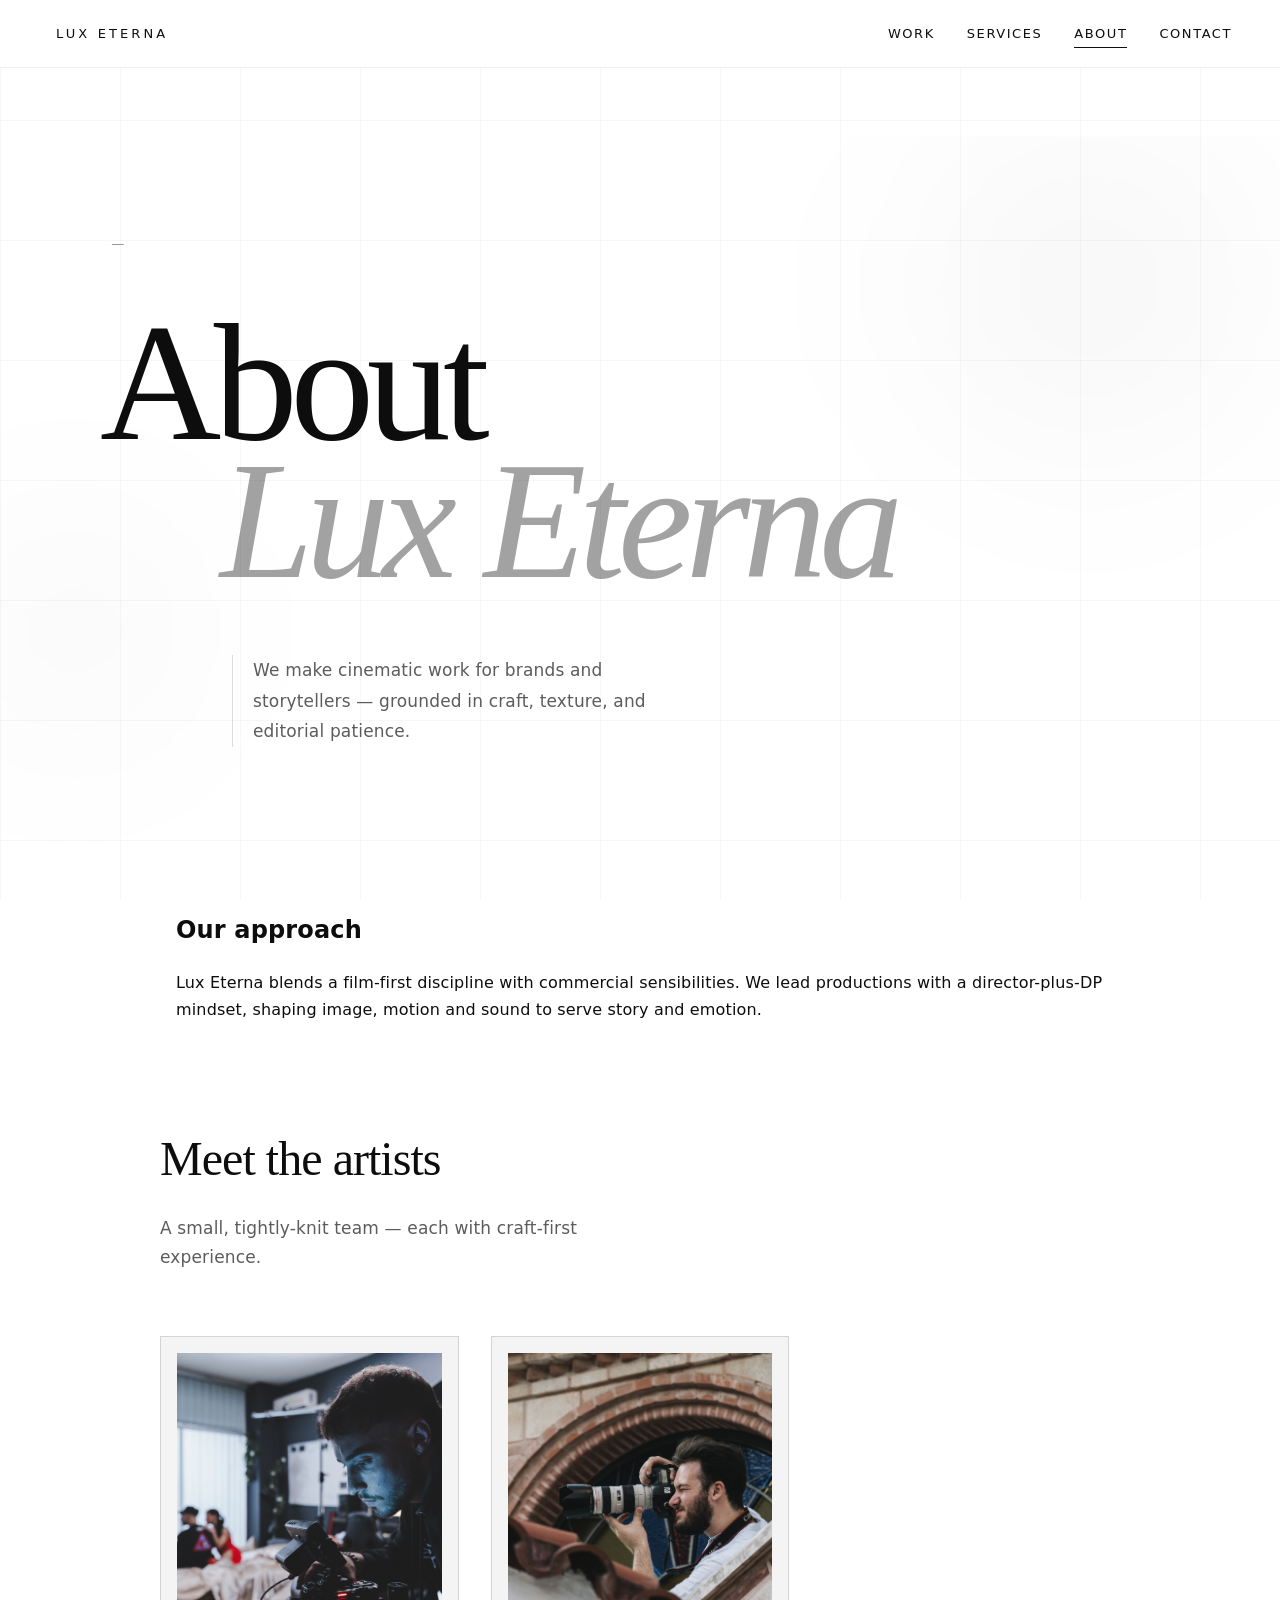
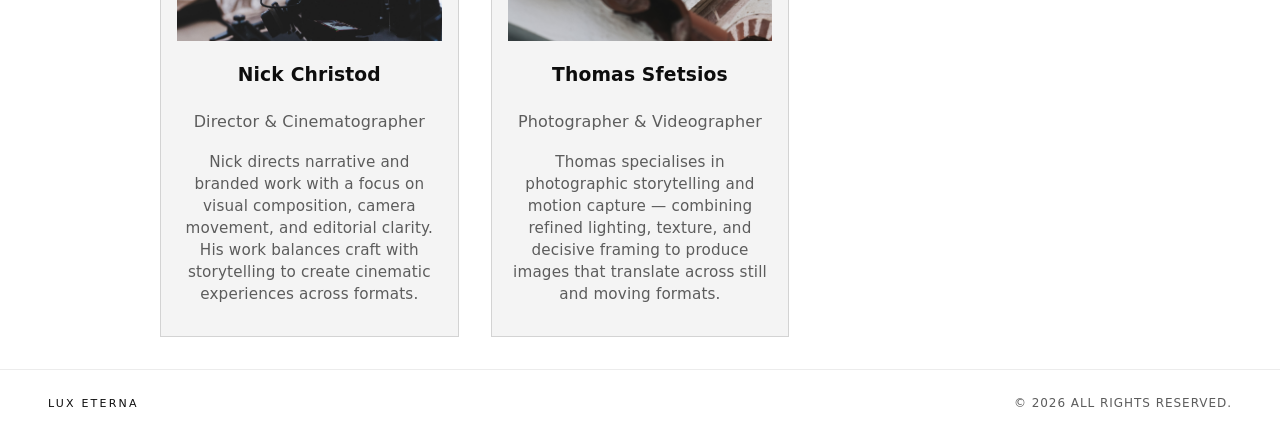
<file: about.html>
<!DOCTYPE html>
<html lang="en">
  <head>
    <meta charset="UTF-8" />
    <meta name="viewport" content="width=device-width, initial-scale=1.0" />
    <title>About — Lux Eterna</title>
    <link rel="stylesheet" href="styles.css" />
    <link rel="icon" href="./assets/favicon-LE.png" type="image/png" />
    <meta property="og:image" content="https://luxeternastudio.com/assets/og-share.png" />
  </head>
  <body class="page-about">
    <header class="site-header">
      <a href="index.html" class="logo">Lux Eterna</a>
      <nav class="nav" aria-label="Primary">
        <a href="index.html#work" data-i18n="work">Work</a>
        <a href="index.html#services" data-i18n="services">Services</a>
        <a href="about.html" aria-current="page" data-i18n="about">About</a>
        <a href="contact.html" data-i18n="contact">Contact</a>
      </nav>
      <button
        type="button"
        class="nav-toggle"
        aria-expanded="false"
        aria-controls="mobile-nav"
        aria-label="Open menu"
      >
        <span></span>
        <span></span>
      </button>
      
    </header>

    <div class="mobile-nav" id="mobile-nav" hidden>
      <a href="index.html#work" data-i18n="work">Work</a>
      <a href="index.html#services" data-i18n="services">Services</a>
      <a href="about.html" aria-current="page" data-i18n="about">About</a>
      <a href="contact.html" data-i18n="contact">Contact</a>
    </div>

    <main>
      <section class="hero">
        <div class="hero-bg" aria-hidden="true">
          <div class="hero-glow hero-glow--one"></div>
          <div class="hero-glow hero-glow--two"></div>
          <div class="hero-grid"></div>
        </div>
        <div class="hero-inner">
          <div class="hero-meta reveal">
            <span class="hero-index" aria-hidden="true">—</span>
          </div>
          <h1 class="hero-title reveal reveal-delay-1">
            <span class="hero-title-line" data-i18n="about">About</span>
            <span class="hero-title-line hero-title-accent">Lux Eterna</span>
          </h1>
          <p class="hero-lede reveal reveal-delay-2" data-i18n="about_lede">
            We make cinematic work for brands and storytellers — grounded in
            craft, texture, and editorial patience.
          </p>
        </div>
      </section>

      <section class="about-copy reveal">
        <div class="work-inner">
          <h2 data-i18n="our_approach">Our approach</h2>
          <p data-i18n="approach_para">
            Lux Eterna blends a film-first discipline with commercial
            sensibilities. We lead productions with a director-plus-DP mindset,
            shaping image, motion and sound to serve story and emotion.
          </p>
        </div>
      </section>

      <section class="meet-artists reveal" id="meet-artists" aria-labelledby="meet-artists-heading">
        <div class="work-inner">
          <header class="section-head">
            <h2 id="meet-artists-heading" data-i18n="meet_artists">Meet the artists</h2>
            <p class="section-sub" data-i18n="meet_artists_sub">A small, tightly-knit team — each with craft-first experience.</p>
          </header>

          <div class="artist-grid">
            <article class="artist-card">
              <img src="./images/artists/nick_christod_port.jpg" alt="Portrait — Nick Christod" />
              <h3>Nick Christod</h3>
              <p class="artist-role">Director &amp; Cinematographer</p>
              <p class="artist-bio">Nick directs narrative and branded work with a focus on visual composition, camera movement, and editorial clarity. His work balances craft with storytelling to create cinematic experiences across formats.</p>
            </article>

            <article class="artist-card">
              <img src="./images/artists/Thomas_Sfetsios.jpg" alt="Portrait — Thomas Sfetsios" />
              <h3>Thomas Sfetsios</h3>
              <p class="artist-role">Photographer &amp; Videographer</p>
              <p class="artist-bio">Thomas specialises in photographic storytelling and motion capture — combining refined lighting, texture, and decisive framing to produce images that translate across still and moving formats.</p>
            </article>
          </div>
        </div>
      </section>
    </main>

    <footer class="site-footer">
      <span class="footer-logo">Lux Eterna</span>
      <span class="footer-meta">© <span id="year"></span> All rights reserved.</span>
    </footer>

    <script src="script.js"></script>
  </body>
</html>
</file>
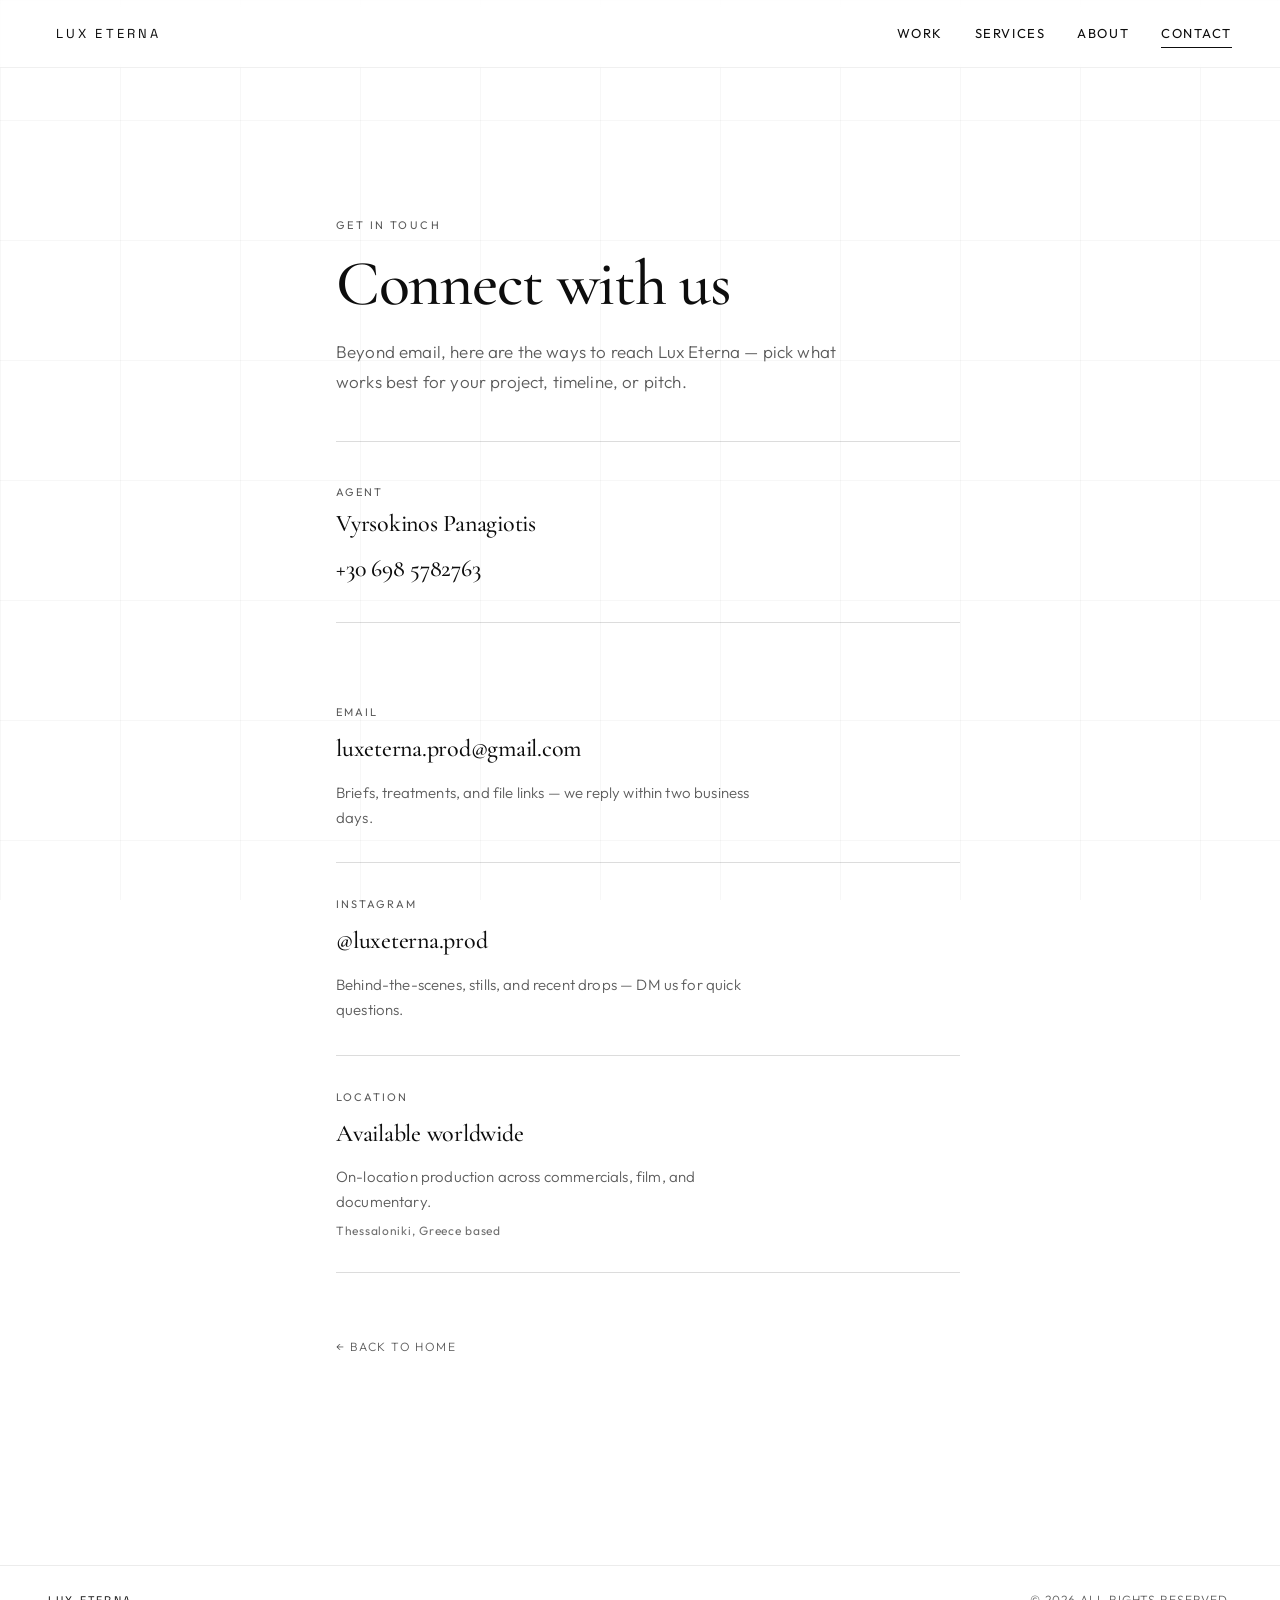
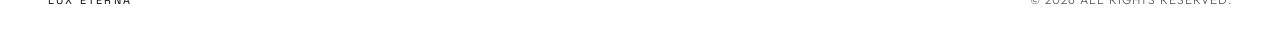
<file: contact.html>
<!DOCTYPE html>
<html lang="en">
  <head>
    <meta charset="UTF-8" />
    <meta name="viewport" content="width=device-width, initial-scale=1.0" />
    <title>Contact — Lux Eterna</title>
    <meta
      name="description"
      content="Reach Lux Eterna by email and social — start your next cinematic project."
    />
    <link rel="preconnect" href="https://fonts.googleapis.com" />
    <link rel="preconnect" href="https://fonts.gstatic.com" crossorigin />
    <link
      href="https://fonts.googleapis.com/css2?family=Cormorant+Garamond:ital,wght@0,400;0,500;0,600;1,400&family=Outfit:wght@300;400;500&family=Space+Grotesk:wght@300;400;500&display=swap"
      rel="stylesheet"
    />
    <link rel="stylesheet" href="styles.css" />
    <link rel="icon" href="./assets/favicon-LE.png" type="image/png" />
    <meta property="og:image" content="https://luxeternastudio.com/assets/og-share.png" />
  </head>
  <body class="page-contact">
    <header class="site-header">
      <a href="index.html" class="logo">Lux Eterna</a>
      <nav class="nav" aria-label="Primary">
        <a href="index.html#work" data-i18n="work">Work</a>
        <a href="index.html#services" data-i18n="services">Services</a>
        <a href="about.html" data-i18n="about">About</a>
        <a href="contact.html" aria-current="page" data-i18n="contact">Contact</a>
      </nav>
      <button
        type="button"
        class="nav-toggle"
        aria-expanded="false"
        aria-controls="mobile-nav"
        aria-label="Open menu"
      >
        <span></span>
        <span></span>
      </button>
      
    </header>

    <div class="mobile-nav" id="mobile-nav" hidden>
      <a href="index.html#work" data-i18n="work">Work</a>
      <a href="index.html#services" data-i18n="services">Services</a>
      <a href="about.html" data-i18n="about">About</a>
      <a href="contact.html" data-i18n="contact">Contact</a>
    </div>

    <main class="contact-page">
      <section class="hero contact-hero">
        <div class="hero-bg" aria-hidden="true">
          <div class="hero-glow hero-glow--one"></div>
          <div class="hero-glow hero-glow--two"></div>
          <div class="hero-grid"></div>
        </div>
        <div class="contact-page-inner hero-inner">
          <p class="contact-page-eyebrow reveal" data-i18n="get_in_touch">Get in touch</p>
          <h1 class="contact-page-title reveal reveal-delay-1" data-i18n="connect_with_us">Connect with us</h1>
          <p class="contact-page-lede reveal reveal-delay-2" data-i18n="contact_lede">
            Beyond email, here are the ways to reach Lux Eterna — pick what works
            best for your project, timeline, or pitch.
          </p>

        <section class="connect-agent reveal" aria-labelledby="agent-heading">
          <h2 id="agent-heading" class="connect-label">Agent</h2>
          <p class="connect-agent-name">Vyrsokinos Panagiotis</p>
          <a href="tel:+306985782763" class="connect-value">+30 698 5782763</a>
        </section>

        <ul class="connect-list">
          <li class="connect-item reveal">
            <span class="connect-label">Email</span>
            <a href="mailto:luxeterna.prod@gmail.com" class="connect-value"
              >luxeterna.prod@gmail.com</a
            >
            <p class="connect-note">
              Briefs, treatments, and file links — we reply within two business
              days.
            </p>
          </li>
          <li class="connect-item reveal">
            <span class="connect-label">Instagram</span>
            <a
              href="https://instagram.com/luxeterna.prod"
              class="connect-value"
              target="_blank"
              rel="noopener noreferrer"
              >@luxeterna.prod</a
            >
            <p class="connect-note">
              Behind-the-scenes, stills, and recent drops — DM us for quick
              questions.
            </p>
          </li>
          <li class="connect-item reveal">
            <span class="connect-label">Location</span>
            <span class="connect-value connect-value--text"
              >Available worldwide</span
            >
            <p class="connect-note">
              On-location production across commercials, film, and documentary.
            </p>
            <p class="connect-note connect-note--sub">
              Thessaloniki, Greece based
            </p>
          </li>
        </ul>

        <p class="contact-page-back reveal">
          <a href="index.html#contact">← Back to home</a>
        </p>
      </div>
    </main>

    <footer class="site-footer">
      <span class="footer-logo">Lux Eterna</span>
      <span class="footer-meta">© <span id="year"></span> All rights reserved.</span>
    </footer>

    <script src="script.js"></script>
  </body>
</html>
</file>
<file: styles.css>
body {
    background-color: #ffffff !important;
    margin: 0;
    padding: 0;
}

.bg-grid {
    position: fixed !important;
    top: 0 !important;
    left: 0 !important;
    width: 100vw !important;
    height: 100vh !important;
    z-index: -1 !important;
    pointer-events: none !important;
    background-size: 120px 120px !important;
    background-image: 
        linear-gradient(to right, rgba(0, 0, 0, 0.03) 1px, transparent 1px),
        linear-gradient(to bottom, rgba(0, 0, 0, 0.03) 1px, transparent 1px) !important;
    /* fade grid to fully transparent toward the corners */
    -webkit-mask-image: radial-gradient(ellipse at center, rgba(0,0,0,1) 55%, rgba(0,0,0,0) 100%) !important;
    mask-image: radial-gradient(ellipse at center, rgba(0,0,0,1) 55%, rgba(0,0,0,0) 100%) !important;
}

/* ensure main sections and headers sit above the grid */
header, main, section, .hero, .site-header, .site-footer {
  position: relative;
  z-index: 2;
}

/* Overwrite global HTML/body to force body-level grid background (authoritative) */
html, body {
    margin: 0;
    padding: 0;
    width: 100%;
    min-height: 100vh;
    background-color: #ffffff !important;
    background-image:
        linear-gradient(to right, rgba(0, 0, 0, 0.03) 1px, transparent 1px),
        linear-gradient(to bottom, rgba(0, 0, 0, 0.03) 1px, transparent 1px) !important;
    background-size: 120px 120px !important;
    background-attachment: fixed !important;
}

/* Ensure page containers are transparent so body grid remains visible */
header, main, section, .site-header, .site-footer, .hero, .work, .services, .contact, .work-inner, .work-stills, .marquee, .service-card, .work-stills-track, .work-stills-slide, .work-thumb, .service-grid {
  background: transparent !important;
  background-color: transparent !important;
}

/* (Removed) body::after overlay to avoid fading page content; grid fading is handled on .bg-grid */

/* Lux Eterna — minimal white showcase */

:root {
  --bg: #ffffff;
  --bg-subtle: #fafafa;
  --ink: #0d0d0d;
  --ink-muted: #5c5c5c;
  --line: rgba(13, 13, 13, 0.08);
  --line-strong: rgba(13, 13, 13, 0.14);
  --font-serif: "Cormorant Garamond", Georgia, serif;
  --font-sans: "Outfit", system-ui, sans-serif;
  --font-logo: "Space Grotesk", system-ui, sans-serif;
  --ease: cubic-bezier(0.22, 1, 0.36, 1);
  --header-h: 4.25rem;
}

*,
*::before,
*::after {
  box-sizing: border-box;
}

html {
  scroll-behavior: smooth;
}

body {
  margin: 0;
  min-height: 100vh;
  background: var(--bg);
  color: var(--ink);
  font-family: var(--font-sans);
  font-weight: 300;
  font-size: 1rem;
  line-height: 1.65;
  letter-spacing: 0.01em;
  -webkit-font-smoothing: antialiased;
}

a {
  color: inherit;
  text-decoration: none;
}

a:hover {
  opacity: 0.72;
}

img {
  max-width: 100%;
  height: auto;
  display: block;
}

/* Header */

.site-header {
  position: fixed;
  top: 0;
  left: 0;
  right: 0;
  z-index: 100;
  display: flex;
  align-items: center;
  justify-content: space-between;
  height: var(--header-h);
  padding: 0 clamp(1.25rem, 4vw, 3rem);
  background: rgba(255, 255, 255, 0.72);
  backdrop-filter: blur(12px);
  -webkit-backdrop-filter: blur(12px);
  border-bottom: 1px solid transparent;
  transition: border-color 0.35s var(--ease);
}

.site-header.is-scrolled {
  border-bottom-color: var(--line);
}

.logo {
  font-family: var(--font-logo);
  font-size: 0.8125rem;
  font-weight: 400;
  letter-spacing: 0.24em;
  text-transform: uppercase;
}

.nav {
  display: flex;
  gap: 2rem;
  font-size: 0.8125rem;
  font-weight: 400;
  letter-spacing: 0.12em;
  text-transform: uppercase;
}

.nav a {
  position: relative;
}

.nav a::after {
  content: "";
  position: absolute;
  left: 0;
  bottom: -0.25rem;
  width: 100%;
  height: 1px;
  background: var(--ink);
  transform: scaleX(0);
  transform-origin: right;
  transition: transform 0.45s var(--ease);
}

.nav a:hover::after {
  transform: scaleX(1);
  transform-origin: left;
}

.nav-toggle {
  display: none;
  flex-direction: column;
  justify-content: center;
  gap: 6px;
  width: 2.5rem;
  height: 2.5rem;
  padding: 0;
  border: none;
  background: transparent;
  cursor: pointer;
}

/* language toggle styles removed */

.nav-toggle span {
  display: block;
  height: 1px;
  width: 100%;
  background: var(--ink);
  transition: transform 0.35s var(--ease), opacity 0.25s;
}

.nav-toggle[aria-expanded="true"] span:first-child {
  transform: translateY(3.5px) rotate(45deg);
}

.nav-toggle[aria-expanded="true"] span:last-child {
  transform: translateY(-3.5px) rotate(-45deg);
}

.mobile-nav {
  position: fixed;
  top: var(--header-h);
  left: 0;
  right: 0;
  z-index: 99;
  display: flex;
  flex-direction: column;
  gap: 0;
  padding: 1.5rem clamp(1.25rem, 4vw, 3rem) 2rem;
  background: var(--bg);
  border-bottom: 1px solid var(--line);
  font-size: 0.8125rem;
  font-weight: 400;
  letter-spacing: 0.14em;
  text-transform: uppercase;
}

.mobile-nav[hidden] {
  display: none;
}

.mobile-nav:not([hidden]) {
  display: flex;
}

.mobile-nav a {
  padding: 1rem 0;
  border-bottom: 1px solid var(--line);
}

.mobile-nav a:last-child {
  border-bottom: none;
}

@media (max-width: 720px) {
  .nav {
    display: none;
  }

  .nav-toggle {
    display: flex;
  }
}

/* Hero */

main {
  padding-top: var(--header-h);
}

.hero {
  position: relative;
  min-height: calc(100vh - var(--header-h));
  display: flex;
  align-items: center;
  overflow: hidden;
  padding: clamp(3rem, 8vw, 5rem) clamp(1.25rem, 4vw, 3rem)
    clamp(5rem, 12vw, 7rem);
}

.hero-inner {
  position: relative;
}

.hero-strapline {
  position: absolute;
  right: clamp(1rem, 4vw, 3rem);
  top: clamp(2.25rem, 6vw, 3rem);
  color: var(--ink-muted);
  font-weight: 800;
  font-style: italic;
  font-family: var(--font-serif);
  font-size: clamp(1.75rem, 6.5vw, 3.25rem);
  line-height: 1;
  opacity: 0.95;
  text-align: right;
  letter-spacing: -0.02em;
  text-transform: none;
  -webkit-font-smoothing: antialiased;
}

@media (max-width: 880px) {
  .hero-strapline {
    position: static;
    margin-top: 0.5rem;
    text-align: left;
    font-size: clamp(1rem, 2.6vw, 1.25rem);
    font-style: italic;
    font-weight: 700;
  }
}

/* Hero subtitle (second title) that matches hero title design */
.hero-subtitle {
  position: absolute;
  right: clamp(1.25rem, 4vw, 3rem);
  top: clamp(2.5rem, 6vw, 3.25rem);
  text-align: right;
  display: block;
  z-index: 2;
  padding-left: 0;
}

.hero-sub-line {
  display: block;
  font-family: var(--font-serif);
  font-weight: 400;
  line-height: 0.88;
  letter-spacing: -0.03em;
}

.hero-subtitle .hero-sub-line {
  font-size: clamp(1.6rem, 5.2vw, 3.5rem);
}

.hero-sub-accent {
  margin-top: -0.06em;
  font-style: italic;
  color: var(--ink);
  opacity: 0.48;
  font-weight: 400;
}

@media (max-width: 880px) {
  .hero-subtitle {
    position: static;
    margin-top: 0.5rem;
    text-align: left;
  }
  .hero-subtitle .hero-sub-line {
    font-size: clamp(1rem, 3.5vw, 1.6rem);
  }
}

.hero-bg {
  position: absolute;
  inset: 0;
  pointer-events: none;
  z-index: 0;
}

.hero-glow {
  position: absolute;
  border-radius: 50%;
  filter: blur(80px);
}

/* Subtle film-like background: soft light leaks, vignette and fine texture */
.hero-bg::before {
  content: "";
  position: absolute;
  inset: 0;
  z-index: 0;
  pointer-events: none;
  background-image:
    radial-gradient(circle at 12% 22%, rgba(255,195,110,0.06) 0%, rgba(255,195,110,0.02) 8%, transparent 28%),
    radial-gradient(circle at 86% 78%, rgba(140,180,255,0.035) 0%, rgba(140,180,255,0.01) 10%, transparent 30%),
    linear-gradient(180deg, rgba(255,255,255,0.02), rgba(0,0,0,0.02));
  mix-blend-mode: overlay;
  filter: saturate(1.05) blur(1px);
  opacity: 0.95;
}

.hero-bg::after {
  content: "";
  position: absolute;
  inset: 0;
  z-index: 1;
  pointer-events: none;
  /* very fine film grain / scanlines texture */
  background-image:
    repeating-linear-gradient(0deg, rgba(0,0,0,0) 0 2px, rgba(0,0,0,0.02) 2px 3px),
    repeating-linear-gradient(90deg, rgba(255,255,255,0) 0 14px, rgba(255,255,255,0.012) 14px 15px);
  mix-blend-mode: soft-light;
  opacity: 0.14;
}

/* Vignette to draw attention toward the center */
.hero-inner::before {
  content: "";
  position: absolute;
  inset: 0;
  z-index: 0;
  pointer-events: none;
  background: radial-gradient(60% 60% at 50% 48%, transparent 0%, transparent 50%, rgba(0,0,0,0.18) 100%);
  mix-blend-mode: multiply;
  opacity: 0.9;
}

.hero-glow--one {
  top: -15%;
  right: -5%;
  width: min(55vw, 32rem);
  height: min(55vw, 32rem);
  background: radial-gradient(
    circle,
    rgba(13, 13, 13, 0.04) 0%,
    transparent 70%
  );
}

.hero-glow--two {
  bottom: 5%;
  left: -8%;
  width: min(40vw, 22rem);
  height: min(40vw, 22rem);
  background: radial-gradient(
    circle,
    rgba(13, 13, 13, 0.03) 0%,
    transparent 72%
  );
}

.hero-grid {
  position: absolute;
  inset: 0;
  /* increased visibility per request (15% more) */
  opacity: 0.67;
  background-image: linear-gradient(var(--line) 1px, transparent 1px),
    linear-gradient(90deg, var(--line) 1px, transparent 1px);
  background-size: clamp(4rem, 8vw, 6rem) clamp(4rem, 8vw, 6rem);
  mask-image: radial-gradient(
    ellipse 85% 70% at 30% 45%,
    black 0%,
    transparent 75%
  );
  -webkit-mask-image: radial-gradient(
    ellipse 85% 70% at 30% 45%,
    black 0%,
    transparent 75%
  );
}

/* More visible grid variant for pages/sections that need it */
.hero-grid--visible {
  opacity: 0.72;
  mask-image: none;
  -webkit-mask-image: none;
}

/* Contact/About specific hero grid adjustments
   For the contact "Let's create" section we want a more subtle grid with
   faded edges outward so it gently frames the content. */
.contact-hero .hero-grid {
  /* slightly reduced opacity for subtlety */
  opacity: 0.60;
  /* fade edges outward using radial mask */
  mask-image: radial-gradient(ellipse at center, rgba(0,0,0,1) 0%, rgba(0,0,0,0.85) 50%, rgba(0,0,0,0.35) 72%, transparent 100%);
  -webkit-mask-image: radial-gradient(ellipse at center, rgba(0,0,0,1) 0%, rgba(0,0,0,0.85) 50%, rgba(0,0,0,0.35) 72%, transparent 100%);
  background-size: calc(clamp(4rem, 8vw, 6rem) * 1.1) calc(clamp(4rem, 8vw, 6rem) * 1.1);
}

/* Keep the contact hero grid visually still while content scrolls independently */
.contact-hero .hero-bg {
  /* Temporarily disable the fixed grey hero-bg overlay that was obscuring content */
  display: none !important;
  background: transparent !important;
  position: static !important;
  pointer-events: none !important;
}
.contact-hero .hero-inner {
  position: relative;
  z-index: 2;
}

@media (max-width: 880px) {
  .contact-hero .hero-bg {
    position: absolute;
    top: 0;
    height: auto;
  }
}

.page-about .hero-grid {
  /* keep about page slightly stronger but still softly faded */
  opacity: 0.62;
  mask-image: radial-gradient(ellipse at center, rgba(0,0,0,1) 0%, rgba(0,0,0,0.9) 48%, rgba(0,0,0,0.45) 74%, transparent 100%);
  -webkit-mask-image: radial-gradient(ellipse at center, rgba(0,0,0,1) 0%, rgba(0,0,0,0.9) 48%, rgba(0,0,0,0.45) 74%, transparent 100%);
}

.hero-inner {
  position: relative;
  z-index: 1;
  width: 100%;
  max-width: 72rem;
  margin: 0 auto;
  padding-left: clamp(0rem, 2vw, 1rem);
}

.hero-inner::before {
  content: "";
  position: absolute;
  left: 0;
  top: 0.25rem;
  bottom: clamp(6rem, 18vh, 10rem);
  width: 1px;
  background: linear-gradient(
    180deg,
    transparent 0%,
    var(--line-strong) 18%,
    var(--line-strong) 82%,
    transparent 100%
  );
}

.hero-meta {
  display: flex;
  align-items: center;
  gap: 1rem;
  margin: 0 0 clamp(1.75rem, 4vw, 2.5rem);
  padding-left: clamp(1.25rem, 3vw, 2rem);
}

.hero-index {
  font-family: var(--font-serif);
  font-size: 0.8125rem;
  font-style: italic;
  font-weight: 400;
  color: var(--ink-muted);
  letter-spacing: 0.02em;
}

.hero-eyebrow-line {
  flex-shrink: 0;
  width: clamp(2rem, 5vw, 3.5rem);
  height: 1px;
  background: var(--line-strong);
}

.hero-eyebrow {
  margin: 0;
  font-size: 0.6875rem;
  font-weight: 400;
  letter-spacing: 0.24em;
  text-transform: uppercase;
  color: var(--ink-muted);
}

.hero-title {
  margin: 0;
  padding-left: clamp(1.25rem, 3vw, 2rem);
  font-family: var(--font-serif);
  font-weight: 400;
  font-size: clamp(4rem, 14.5vw, 10.5rem);
  line-height: 0.88;
  letter-spacing: -0.045em;
}

.hero-title-line {
  display: block;
}

.hero-title-line:first-child {
  position: relative;
  z-index: 1;
}

.hero-title-accent {
  margin-top: -0.06em;
  margin-left: clamp(2.5rem, 11vw, 7.5rem);
  font-style: italic;
  font-weight: 400;
  color: var(--ink);
  opacity: 0.38;
}

.hero-tagline {
  display: flex;
  flex-wrap: wrap;
  align-items: center;
  gap: 0.65rem;
  margin: clamp(1.25rem, 3vw, 1.75rem) 0 0;
  padding-left: clamp(3.75rem, 14vw, 9.5rem);
  font-size: 0.625rem;
  font-weight: 400;
  letter-spacing: 0.32em;
  text-transform: uppercase;
  color: var(--ink-muted);
}

.hero-tagline-dot {
  opacity: 0.35;
  letter-spacing: 0;
}

.hero-lede {
  max-width: 26rem;
  margin: clamp(2rem, 4vw, 2.75rem) 0 0;
  margin-left: clamp(3.75rem, 14vw, 9.5rem);
  padding-left: 1.25rem;
  border-left: 1px solid var(--line-strong);
  font-size: 1.0625rem;
  line-height: 1.8;
  color: var(--ink-muted);
  font-weight: 300;
}

.hero-actions {
  display: flex;
  flex-wrap: wrap;
  gap: 0.875rem;
  margin-top: clamp(2.25rem, 4vw, 3rem);
  margin-left: clamp(3.75rem, 14vw, 9.5rem);
  padding-left: 1.25rem;
}

.hero-scroll {
  position: absolute;
  right: 0;
  bottom: clamp(1.5rem, 4vw, 2.5rem);
  display: flex;
  flex-direction: column;
  align-items: center;
  gap: 0.75rem;
  color: var(--ink-muted);
  transition: color 0.35s var(--ease);
}

.hero-scroll:hover {
  opacity: 1;
  color: var(--ink);
}

.hero-scroll-text {
  font-size: 0.625rem;
  font-weight: 400;
  letter-spacing: 0.22em;
  text-transform: uppercase;
  writing-mode: vertical-rl;
  transform: rotate(180deg);
}

.hero-scroll-line {
  display: block;
  width: 1px;
  height: clamp(2.5rem, 6vh, 3.5rem);
  background: linear-gradient(
    180deg,
    var(--ink) 0%,
    transparent 100%
  );
  animation: hero-scroll-pulse 2.2s var(--ease) infinite;
}

@keyframes hero-scroll-pulse {
  0%,
  100% {
    opacity: 0.35;
    transform: scaleY(0.85);
    transform-origin: top;
  }
  50% {
    opacity: 1;
    transform: scaleY(1);
    transform-origin: top;
  }
}

@media (prefers-reduced-motion: reduce) {
  .hero-scroll-line {
    animation: none;
    opacity: 0.5;
  }
}

@media (max-width: 720px) {
  .hero-inner::before {
    display: none;
  }

  .hero-meta,
  .hero-title,
  .hero-tagline,
  .hero-lede,
  .hero-actions {
    padding-left: 0;
    margin-left: 0;
  }

  .hero-title-accent {
    margin-left: clamp(1.5rem, 12vw, 3rem);
  }

  .hero-tagline,
  .hero-lede,
  .hero-actions {
    padding-left: 0;
  }

  .hero-lede {
    max-width: none;
    margin-left: clamp(1.5rem, 12vw, 3rem);
    padding-left: 1rem;
    border-left: 1px solid var(--line-strong);
  }

  .hero-actions {
    margin-left: 0;
    padding-left: 0;
  }

  .hero-scroll {
    display: none;
  }

  .hero-title {
    font-size: clamp(3.25rem, 16vw, 5.5rem);
  }
}

.btn {
  display: inline-flex;
  align-items: center;
  justify-content: center;
  min-height: 2.875rem;
  padding: 0 1.75rem;
  font-family: var(--font-sans);
  font-size: 0.75rem;
  font-weight: 500;
  letter-spacing: 0.14em;
  text-transform: uppercase;
  border-radius: 0;
  transition: background 0.35s var(--ease), color 0.35s var(--ease),
    border-color 0.35s var(--ease);
}

.btn-primary {
  background: var(--ink);
  color: var(--bg);
  border: 1px solid var(--ink);
}

.btn-primary:hover {
  opacity: 1;
  background: var(--bg);
  color: var(--ink);
}

.btn-ghost {
  background: transparent;
  color: var(--ink);
  border: 1px solid var(--line-strong);
}

.btn-ghost:hover {
  opacity: 1;
  border-color: var(--ink);
}

/* Marquee */

.marquee {
  overflow: hidden;
  border-top: 1px solid var(--line);
  border-bottom: 1px solid var(--line);
  /* distinct non-transparent grey background for sliding words */
  background: #f3f3f3 !important;
  padding: 1.125rem 0;
}

.marquee-inner {
  display: flex;
  width: max-content;
  gap: 2rem;
  font-family: var(--font-serif);
  font-size: clamp(1.125rem, 2.5vw, 1.5rem);
  font-style: italic;
  color: var(--ink-muted);
  letter-spacing: 0.06em;
  animation: marquee 28s linear infinite;
  white-space: nowrap;
}

.marquee .dot {
  opacity: 0.35;
  font-style: normal;
}

@keyframes marquee {
  0% {
    transform: translateX(0);
  }
  100% {
    transform: translateX(-50%);
  }
}

/* Work portfolio */

.work,
.services,
.contact {
  scroll-margin-top: calc(var(--header-h) + 0.75rem);
}

.work {
  padding: clamp(3.5rem, 9vw, 6rem) clamp(1.25rem, 4vw, 3rem);
  max-width: 72rem;
  margin: 0 auto;
}

.work-inner {
  max-width: 100%;
}

.work-solo {
  max-width: 100%;
}

.work-solo-head {
  margin-bottom: clamp(1rem, 2.5vw, 1.5rem);
}

.work-solo-title {
  margin: 0 0 0.5rem;
  font-family: var(--font-serif);
  font-size: clamp(1.75rem, 4vw, 2.75rem);
  font-weight: 500;
  letter-spacing: -0.02em;
  line-height: 1.1;
}

.work-solo-tag {
  margin: 0;
  font-size: 0.75rem;
  font-weight: 400;
  letter-spacing: 0.14em;
  text-transform: uppercase;
  color: var(--ink-muted);
}

.work-inline-video.work-card--solo {
  display: block;
}

.work-video-fallback {
  margin: 1rem 0 0;
  max-width: 36rem;
  font-size: 0.8125rem;
  font-weight: 300;
  line-height: 1.55;
  color: var(--ink-muted);
}

.work-video-fallback-hint {
  opacity: 0.92;
}

.work-video-stage {
  position: relative;
  width: 100%;
  aspect-ratio: 21 / 9;
  border: 1px solid var(--line-strong);
  background: var(--ink);
  overflow: hidden;
}

.work-video-poster {
  position: absolute;
  inset: 0;
  z-index: 1;
  display: block;
  width: 100%;
  height: 100%;
  margin: 0;
  padding: 0;
  border: none;
  background: none;
  cursor: pointer;
  font: inherit;
  color: inherit;
  text-align: left;
}

.work-video-poster:focus-visible {
  outline: 2px solid var(--ink);
  outline-offset: -2px;
}

.work-video-poster .work-thumb,
.work-video-poster .work-thumb--cinematic {
  width: 100%;
  height: 100%;
  aspect-ratio: unset;
  min-height: 100%;
  border: none;
}

.work-video-embed {
  position: absolute;
  inset: 0;
  z-index: 2;
  width: 100%;
  height: 100%;
  background: var(--ink);
}

.work-video-embed[hidden] {
  display: none;
}

.work-inline-video.is-playing .work-video-poster {
  display: none !important;
  pointer-events: none;
}

.work-inline-video.is-playing .work-video-embed {
  z-index: 2;
}

.work-video-embed iframe {
  position: absolute;
  inset: 0;
  width: 100%;
  height: 100%;
  border: 0;
  display: block;
}

@media (max-width: 640px) {
  .work-video-stage {
    aspect-ratio: 16 / 10;
  }
}

.work-card--solo:hover {
  opacity: 1;
}

.work-card--solo:hover .work-thumb {
  opacity: 0.92;
  border-color: rgba(13, 13, 13, 0.22);
}

.work-thumb {
  aspect-ratio: 16 / 10;
  width: 100%;
  border: 1px solid var(--line-strong);
  background: var(--ink);
  transition: opacity 0.45s var(--ease), border-color 0.45s var(--ease);
}

.work-thumb--cinematic {
  aspect-ratio: 21 / 9;
}

.work-thumb--video {
  position: relative;
  overflow: hidden;
  padding: 0;
}

.work-thumb--video img {
  width: 100%;
  height: 100%;
  object-fit: cover;
  display: block;
  transition: transform 0.6s var(--ease);
}

.work-card--solo:hover .work-thumb--video img {
  transform: scale(1.03);
}

.work-play {
  position: absolute;
  inset: 0;
  display: flex;
  align-items: center;
  justify-content: center;
  background: rgba(255, 255, 255, 0.06);
  transition: background 0.45s var(--ease);
  pointer-events: none;
}

.work-play::after {
  content: "";
  width: 3.5rem;
  height: 3.5rem;
  border: 1px solid rgba(255, 255, 255, 0.85);
  border-radius: 50%;
  background: rgba(255, 255, 255, 0.92)
    url("data:image/svg+xml,%3Csvg xmlns='http://www.w3.org/2000/svg' viewBox='0 0 24 24' fill='%230d0d0d'%3E%3Cpath d='M8 5v14l11-7z'/%3E%3C/svg%3E")
    center / 42% no-repeat;
  box-shadow: 0 0.5rem 2rem rgba(0, 0, 0, 0.12);
  transition: transform 0.45s var(--ease);
}

.work-card--solo:hover .work-play {
  background: rgba(255, 255, 255, 0.1);
}

.work-card--solo:hover .work-play::after {
  transform: scale(1.06);
}

/* Stills: horizontal scroll + snap */

.work-stills {
  margin-top: clamp(3rem, 8vw, 5rem);
  padding-top: clamp(2rem, 5vw, 3rem);
  border-top: 1px solid var(--line-strong);
  position: relative;
}

.work-stills-header {
  display: flex;
  align-items: flex-end;
  justify-content: space-between;
  gap: 1rem;
  margin-bottom: 1.25rem;
}

.work-stills-title {
  /* visually hidden but remains in DOM for accessibility */
  position: absolute !important;
  left: -9999px !important;
  width: 1px !important;
  height: 1px !important;
  overflow: hidden !important;
  clip: rect(1px, 1px, 1px, 1px) !important;
  white-space: nowrap !important;
}

.work-stills-nav {
  display: none;
  flex-shrink: 0;
  gap: 0.5rem;
  /* keep in DOM but position handled per-button */
}

.work-stills.has-slides .work-stills-nav {
  display: block;
}

.work-stills-btn {
  /* Ultra-minimal arrow buttons positioned further outside the scroller */
  position: absolute;
  top: 50%;
  transform: translateY(-50%);
  display: inline-flex;
  align-items: center;
  justify-content: center;
  padding: 0;
  width: auto;
  height: auto;
  border: none;
  background: transparent;
  color: var(--ink);
  font-size: clamp(0.9rem, 2.2vw, 1.4rem);
  line-height: 1;
  cursor: pointer;
  opacity: 0.65;
  transition: opacity 0.16s var(--ease), transform 0.16s var(--ease);
  -webkit-appearance: none;
}

.work-stills-btn:hover {
  opacity: 1;
  transform: translateY(-50%);
}

.work-stills-btn:focus-visible {
  outline: 2px solid var(--ink);
  outline-offset: 6px;
}

/* Position prev/next further outside the container edges for minimal look */
.work-stills-btn--prev {
  left: calc(-1 * clamp(3rem, 8vw, 5rem));
}
.work-stills-btn--next {
  right: calc(-1 * clamp(3rem, 8vw, 5rem));
}

/* Fade overlays at scroller edges to hide incoming/leaving slides */
.work-stills {
  /* fade overlays live on the container so they remain fixed while slides scroll */
  position: relative;
}
.work-stills::before,
.work-stills::after {
  /* remove faded edge overlays so stills container shows full images */
  display: none !important;
  content: none !important;
  position: static !important;
  width: auto !important;
  height: auto !important;
  background: transparent !important;
  pointer-events: none !important;
  z-index: 0 !important;
}

/* ensure arrow buttons float above the fade overlays */
.work-stills-btn { z-index: 5; }

.work-stills-scroller {
  overflow-x: auto;
  overflow-y: hidden;
  scroll-snap-type: x mandatory;
  scroll-behavior: smooth;
  -webkit-overflow-scrolling: touch;
  scrollbar-width: thin;
  outline: none;
}

/* Mobile: stack stills vertically for cleaner portfolio layout */
@media (max-width: 768px) {
  .work-stills-scroller {
    overflow-x: hidden;
    overflow-y: visible;
    scroll-snap-type: none;
    padding: 0;
  }

  .work-stills-track {
    display: block;
    width: 100%;
    gap: 0;
    padding-bottom: 0;
  }

  .work-stills-slide {
    width: 100%;
    max-width: 100%;
    margin: 0 0 1rem 0;
    scroll-snap-align: none;
    scroll-snap-stop: none;
    height: auto;
  }

  .work-stills-slide img {
    width: 100%;
    height: auto;
    object-fit: cover;
    border: 1px solid var(--line-strong);
  }

  /* Show captions on mobile underneath each image for readability */
  .work-stills-caption {
    position: static !important;
    display: block !important;
    background: transparent !important;
    color: var(--ink) !important;
    padding: 0.5rem 0 0 0 !important;
    font-size: 0.9rem !important;
    opacity: 1 !important;
    transform: none !important;
    pointer-events: auto;
    text-align: left;
  }

  /* Adjust fades so they don't obscure stacked layout */
  .work-stills::before,
  .work-stills::after {
    display: none;
  }

  /* Reposition arrow buttons to sit inside edges on mobile */
  .work-stills-btn--prev {
    left: 0.5rem;
  }
  .work-stills-btn--next {
    right: 0.5rem;
  }
}

.work-stills-scroller:focus-visible {
  box-shadow: 0 0 0 2px var(--ink);
}

.work-stills-track {
  display: flex;
  gap: clamp(0.75rem, 2vw, 1.25rem);
  padding-bottom: 0.5rem;
  width: max-content;
  min-height: 0;
  align-items: stretch;
  /* fixed visual height for the collage feel */
  height: min(44vh, 36rem);
}

.work-stills-slide {
  flex: 0 0 auto;
  width: auto;
  /* let slides size by content while keeping uniform height */
  height: 100%;
  margin: 0;
  scroll-snap-align: start;
  scroll-snap-stop: always;
}

.work-stills-slide img {
  display: block;
  width: auto;
  height: 100%;
  object-fit: cover;
  border: 1px solid var(--line-strong);
  background: var(--bg-subtle);
}

/* Netflix-style title overlay */
.work-stills-slide {
  position: relative;
  overflow: hidden;
}

.work-stills-caption {
  position: absolute;
  left: 1rem;
  bottom: 1rem;
  color: #fff;
  background: linear-gradient(180deg, rgba(0,0,0,0) 0%, rgba(0,0,0,0.6) 100%);
  padding: 0.5rem 0.75rem;
  font-weight: 600;
  font-size: 1.125rem;
  border-radius: 6px;
  transform: translateY(12px);
  opacity: 0;
  transition: transform 0.45s var(--ease), opacity 0.45s var(--ease);
  pointer-events: none;
}

.work-stills-slide.is-active .work-stills-caption {
  transform: translateY(0);
  opacity: 1;
}

/* Auto-slide pause on hover/focus */
.work-stills-scroller:hover,
.work-stills-scroller:focus-within {
  --stills-autoplay-paused: 1;
}

/* Hide still filenames from visual UI but keep accessible alt text */
.work-stills-caption {
  display: none !important;
}

/* Modal styles for photo viewer */
.stills-modal {
  position: fixed;
  inset: 0;
  display: flex;
  align-items: center;
  justify-content: center;
  z-index: 9999;
}
.stills-modal[hidden] {
  display: none;
}
.stills-modal-backdrop {
  position: absolute;
  inset: 0;
  background: rgba(0,0,0,0.6);
  backdrop-filter: blur(4px);
}
.stills-modal-content {
  position: relative;
  max-width: min(92vw, 1600px);
  max-height: 92vh;
  padding: 1rem;
  box-sizing: border-box;
  z-index: 2;
}
.stills-modal-content img {
  display: block;
  max-width: 100%;
  max-height: 80vh;
  width: auto;
  height: auto;
  object-fit: contain;
  border: 1px solid rgba(255,255,255,0.08);
  background: #000;
}
.stills-modal-close {
  position: absolute;
  top: 0.25rem;
  right: 0.25rem;
  background: rgba(0,0,0,0.6);
  color: #fff;
  border: none;
  font-size: 1.5rem;
  line-height: 1;
  padding: 0.25rem 0.5rem;
  border-radius: 6px;
  cursor: pointer;
  z-index: 3;
}
.stills-modal-close:focus {
  outline: 2px solid var(--ink);
}

/* Bigger, more stylish hero strapline */
.hero-strapline {
  position: absolute;
  right: clamp(1rem, 4vw, 3rem);
  top: clamp(2.25rem, 6vw, 3rem);
  color: var(--ink);
  font-weight: 600;
  font-size: clamp(1.25rem, 3.2vw, 2rem);
  letter-spacing: -0.02em;
  text-shadow: 0 6px 18px rgba(0,0,0,0.28);
  opacity: 0.98;
  text-align: right;
  font-family: var(--font-serif);
}

@media (max-width: 880px) {
  .hero-strapline {
    position: static;
    margin-top: 0.5rem;
    text-align: left;
    font-size: 1rem;
    text-shadow: none;
  }
}

/* Service modal styles */
.service-modal {
  position: fixed;
  inset: 0;
  display: flex;
  align-items: center;
  justify-content: center;
  z-index: 10000;
}
.service-modal[hidden] { display: none; }
.service-modal-backdrop {
  position: absolute;
  inset: 0;
  background: rgba(0,0,0,0.6);
  backdrop-filter: blur(2px);
}
.service-modal-content {
  position: relative;
  z-index: 2;
  background: var(--bg);
  color: var(--ink);
  max-width: min(56rem, 94vw);
  width: 100%;
  border: 1px solid var(--line-strong);
  padding: clamp(1.5rem, 3vw, 2rem);
  box-shadow: 0 10px 40px rgba(0,0,0,0.35);
}
.service-modal-close {
  position: absolute;
  top: 0.5rem;
  right: 0.5rem;
  background: transparent;
  border: none;
  font-size: 1.5rem;
  color: var(--ink);
  cursor: pointer;
}
.service-modal-head h3 {
  margin: 0 0 0.75rem 0;
  font-family: var(--font-serif);
  font-size: clamp(1.25rem, 3vw, 1.75rem);
  font-weight: 500;
}
.service-modal-body {
  color: var(--ink-muted);
  font-size: 1rem;
  line-height: 1.6;
}

/* About page styles */
.page-about .hero {
  padding: clamp(4rem, 10vw, 6rem) clamp(1.25rem, 4vw, 3rem);
  min-height: 36vh;
}
.about-copy .work-inner {
  max-width: 64rem;
  margin: 0 auto;
  padding: clamp(2rem, 6vw, 3rem);
}
/* Tighten meet-the-artists container so grid isn't glued to the left */
.meet-artists .work-inner {
  max-width: 64rem;
  margin: 0 auto;
  padding: clamp(1rem, 4vw, 2rem);
}
.meet-artists .artist-grid {
  display: grid;
  grid-template-columns: repeat(3, 1fr);
  gap: clamp(1rem, 2.5vw, 2rem);
  align-items: start;
}
.artist-card {
  background: var(--bg);
  border: 1px solid var(--line-strong);
  padding: 1rem;
  text-align: center;
}
.artist-card img {
  width: 100%;
  height: 18rem;
  object-fit: cover;
  display: block;
  margin-bottom: 0.75rem;
}
.artist-role {
  color: var(--ink-muted);
  margin: 0.25rem 0 0.5rem;
  font-weight: 500;
}
.artist-bio {
  color: var(--ink-muted);
  font-size: 0.95rem;
  line-height: 1.45;
}

@media (max-width: 880px) {
  .meet-artists .artist-grid {
    grid-template-columns: 1fr;
  }
  .artist-card img {
    height: 14rem;
  }
}

/* Unmute button overlay */
.work-unmute {
  position: absolute;
  left: 1rem;
  bottom: 1rem;
  z-index: 6;
  background: rgba(0,0,0,0.6);
  color: #fff;
  border: 1px solid rgba(255,255,255,0.08);
  padding: 0.5rem 0.75rem;
  font-size: 0.875rem;
  border-radius: 6px;
  cursor: pointer;
}
.work-unmute:focus {
  outline: 2px solid var(--ink);
}
.work-video-stage { position: relative; }

@media (max-width: 640px) {
  .work-thumb--cinematic {
    aspect-ratio: 16 / 10;
  }

  .work-stills-slide {
    width: min(28rem, calc(100vw - 2rem));
  }
}

/* Services */

.services {
  padding: clamp(4rem, 12vw, 7rem) clamp(1.25rem, 4vw, 3rem);
  max-width: 72rem;
  margin: 0 auto;
}

.section-head {
  max-width: 32rem;
  margin-bottom: clamp(2.5rem, 6vw, 4rem);
}

.section-head h2 {
  margin: 0 0 1rem;
  font-family: var(--font-serif);
  font-size: clamp(2rem, 4vw, 3rem);
  font-weight: 500;
  letter-spacing: -0.02em;
}

.section-sub {
  margin: 0;
  color: var(--ink-muted);
  font-size: 1.0625rem;
  font-weight: 300;
  line-height: 1.7;
}

.work .section-head {
  margin-bottom: clamp(2rem, 5vw, 3rem);
}

.service-grid {
  list-style: none;
  margin: 0;
  padding: 0;
  display: grid;
  grid-template-columns: repeat(2, 1fr);
  gap: 0;
  border-top: 1px solid var(--line-strong);
  border-left: 1px solid var(--line-strong);
}

.service-card {
  padding: clamp(1.75rem, 4vw, 2.5rem);
  border-right: 1px solid var(--line-strong);
  border-bottom: 1px solid var(--line-strong);
  transition: background 0.45s var(--ease);
  /* grey backdrop for each service window */
  background: #f6f6f6;
}

.service-card:hover {
  background: var(--bg-subtle);
}

.service-num {
  display: block;
  font-size: 0.6875rem;
  letter-spacing: 0.18em;
  color: var(--ink-muted);
  margin-bottom: 1.25rem;
}

.service-card h3 {
  margin: 0 0 0.75rem;
  font-family: var(--font-serif);
  font-size: 1.5rem;
  font-weight: 500;
  letter-spacing: -0.01em;
}

.service-card p {
  margin: 0;
  color: var(--ink-muted);
  font-size: 0.9375rem;
  font-weight: 300;
  line-height: 1.7;
  max-width: 28rem;
}

@media (max-width: 640px) {
  .service-grid {
    grid-template-columns: 1fr;
  }
}

/* Statement */

.statement {
  padding: clamp(4rem, 10vw, 6rem) clamp(1.25rem, 4vw, 3rem);
  max-width: 48rem;
  margin: 0 auto;
}

.statement blockquote {
  margin: 0;
  padding: 0;
  border: none;
}

.statement blockquote p {
  margin: 0;
  font-family: var(--font-serif);
  font-size: clamp(1.75rem, 4vw, 2.75rem);
  font-style: italic;
  font-weight: 400;
  line-height: 1.35;
  letter-spacing: -0.01em;
  color: var(--ink);
}

/* Contact */

.contact {
  /* minimal grey band: remove vertical padding so the band is as tight as possible */
  padding: 0;
  border-top: 1px solid var(--line);
  /* stable grey background for Let's create / contact area */
  background: #f3f3f3 !important;
}

/* give inner content a tiny vertical gutter so text doesn't touch edges */
.contact-inner {
  padding: 6px 0;
}

.contact-inner {
  max-width: 36rem;
  margin: 0 auto;
  text-align: center;
}

.contact-inner h2 {
  margin: 0 0 1rem;
  font-family: var(--font-serif);
  /* restored heading size — keep typography unchanged while container is compact */
  font-size: clamp(2.25rem, 5vw, 3.25rem);
  font-weight: 500;
  letter-spacing: -0.02em;
}

.contact-copy {
  margin: 0 0 2rem;
  color: var(--ink-muted);
  font-size: 1.0625rem;
  font-weight: 300;
}

.contact-email {
  font-family: var(--font-serif);
  font-size: clamp(1.25rem, 3vw, 1.75rem);
  font-style: italic;
  letter-spacing: 0.02em;
  border-bottom: 1px solid var(--line-strong);
  padding-bottom: 0.125rem;
  transition: border-color 0.35s var(--ease);
}

.contact-email:hover {
  opacity: 1;
  border-bottom-color: var(--ink);
}

.contact-alt {
  display: inline-block;
  margin-top: 2rem;
  font-size: 0.6875rem;
  font-weight: 400;
  letter-spacing: 0.2em;
  text-transform: uppercase;
  color: var(--ink-muted);
  transition: color 0.35s var(--ease);
}

.contact-alt:hover {
  opacity: 1;
  color: var(--ink);
}

.contact-alt-highlight {
  color: var(--ink);
  font-weight: 500;
  border-bottom: 1px solid var(--ink);
  padding-bottom: 0.1em;
  transition: border-color 0.35s var(--ease), opacity 0.35s var(--ease);
}

.contact-alt:hover .contact-alt-highlight {
  border-bottom-color: transparent;
}

/* Contact page */

.page-contact main {
  padding-top: var(--header-h);
}

.contact-page {
  min-height: calc(100vh - var(--header-h));
  padding: clamp(3rem, 10vw, 6rem) clamp(1.25rem, 4vw, 3rem);
}

.contact-page-inner {
  max-width: 40rem;
  margin: 0 auto;
}

.contact-page-eyebrow {
  margin: 0 0 1rem;
  font-size: 0.6875rem;
  font-weight: 400;
  letter-spacing: 0.22em;
  text-transform: uppercase;
  color: var(--ink-muted);
}

.contact-page-title {
  margin: 0 0 1.25rem;
  font-family: var(--font-serif);
  font-size: clamp(2.5rem, 6vw, 4rem);
  font-weight: 500;
  letter-spacing: -0.02em;
  line-height: 1.05;
}

.contact-page-lede {
  margin: 0 0 clamp(2rem, 5vw, 2.75rem);
  max-width: 32rem;
  color: var(--ink-muted);
  font-size: 1.0625rem;
  font-weight: 300;
  line-height: 1.75;
}

.connect-agent {
  padding: clamp(1.5rem, 4vw, 2rem) 0;
  margin: 0 0 clamp(2rem, 5vw, 3rem);
  border-top: 1px solid var(--line-strong);
  border-bottom: 1px solid var(--line-strong);
}

.connect-agent-name {
  margin: 0 0 0.65rem;
  font-family: var(--font-serif);
  font-size: clamp(1.125rem, 2.5vw, 1.5rem);
  font-weight: 500;
  letter-spacing: -0.01em;
  line-height: 1.25;
}

.connect-agent .connect-value {
  display: inline-block;
}

.connect-list {
  list-style: none;
  margin: 0;
  padding: 0;
  border-top: none;
}

.connect-item {
  padding: clamp(1.5rem, 4vw, 2rem) 0;
  border-bottom: 1px solid var(--line-strong);
}

.connect-label {
  display: block;
  margin-bottom: 0.5rem;
  font-size: 0.6875rem;
  font-weight: 400;
  letter-spacing: 0.18em;
  text-transform: uppercase;
  color: var(--ink-muted);
}

.connect-value {
  font-family: var(--font-serif);
  font-size: clamp(1.125rem, 2.5vw, 1.5rem);
  font-weight: 500;
  letter-spacing: -0.01em;
  border-bottom: 1px solid transparent;
  transition: border-color 0.35s var(--ease);
}

a.connect-value:hover {
  opacity: 1;
  border-bottom-color: var(--ink);
}

.connect-value--text {
  display: block;
  border: none;
}

.connect-note {
  margin: 0.75rem 0 0;
  max-width: 28rem;
  font-size: 0.9375rem;
  font-weight: 300;
  line-height: 1.65;
  color: var(--ink-muted);
}

.connect-note--sub {
  margin: 0.45rem 0 0;
  max-width: 28rem;
  font-size: 0.75rem;
  font-weight: 400;
  letter-spacing: 0.06em;
  line-height: 1.5;
  color: var(--ink-muted);
  opacity: 0.88;
}

.contact-page-back {
  margin: clamp(2.5rem, 6vw, 4rem) 0 0;
  font-size: 0.75rem;
  letter-spacing: 0.12em;
  text-transform: uppercase;
}

.contact-page-back a {
  color: var(--ink-muted);
}

.contact-page-back a:hover {
  color: var(--ink);
}

.nav a[aria-current="page"]::after {
  transform: scaleX(1);
  transform-origin: left;
}

/* Footer */

.site-footer {
  display: flex;
  flex-wrap: wrap;
  align-items: center;
  justify-content: space-between;
  gap: 1rem;
  padding: 1.5rem clamp(1.25rem, 4vw, 3rem);
  border-top: 1px solid var(--line);
  font-size: 0.75rem;
  letter-spacing: 0.08em;
  text-transform: uppercase;
  color: var(--ink-muted);
}

.footer-logo {
  font-family: var(--font-logo);
  font-size: 0.6875rem;
  font-weight: 400;
  font-style: normal;
  letter-spacing: 0.2em;
  text-transform: uppercase;
  color: var(--ink);
}

/* Reveal on scroll */

.reveal {
  opacity: 0;
  transform: translateY(1.25rem);
  transition: opacity 0.9s var(--ease), transform 0.9s var(--ease);
}

.reveal.is-visible {
  opacity: 1;
  transform: translateY(0);
}

.reveal-delay-1 {
  transition-delay: 0.08s;
}

.reveal-delay-2 {
  transition-delay: 0.16s;
}

.reveal-delay-3 {
  transition-delay: 0.24s;
}

.service-card.reveal {
  transition-delay: calc(var(--i, 0) * 0.06s);
}

/* ===== Emergency reset: remove all site background layers and force single base color ===== */
/* 1) Force html/body to single base color (white). Change hex below if you prefer a different base. */
html, body {
  background-color: #ffffff;
  min-height: 100vh;
  margin: 0;
}

/* 2) Remove background images, gradients and background colors site-wide (except images and svgs). */
*:not(img):not(svg):not(video):not(canvas) {
  background: transparent;
  background-image: none;
  background-color: transparent;
}

/* 3) Specifically neutralise known background/grid containers */
.hero-bg,
.hero-bg::before,
.hero-bg::after,
.hero-grid,
.hero-grid--visible,
.contact-hero .hero-bg,
.contact-hero .hero-grid,
.marquee,
.marquee-inner,
.work-video-stage,
.work-thumb,
.contact,
.service-card,
.stills-modal-backdrop {
  background: transparent;
  background-image: none;
  background-color: transparent;
  box-shadow: none;
}

/* 4) Remove any rigid block backgrounds that might create sharp bands */
header, .site-header, .site-footer, .contact-page, .page-contact, .page-about, .hero {
  background: transparent !important;
  background-image: none !important;
  background-color: transparent !important;
}

/* 5) Reset inline pseudo-element backgrounds used for vignettes/gradients */
*:before, *:after {
  background: transparent;
  background-image: none;
  background-color: transparent;
  mask-image: none;
  -webkit-mask-image: none;
}

/* NOTE: This is aggressive — if you want to preserve some decorative gradients, tell me which ones and I'll whitelist them. */

/* ===== Overrides: remove background grid and subtle grey color ===== */
/* Ensure the subtle grid overlays are disabled site-wide */
.hero-grid,
.hero-bg .hero-grid,
.contact-hero .hero-grid,
.page-about .hero-grid {
  display: none;
  background-image: none;
  opacity: 0;
  pointer-events: none;
}

/* Neutralise any subtle-grey background to match the base background */
:root {
  --bg-subtle: var(--bg);
}

/* Force components that used the subtle background to use the base background */
.marquee,
.contact,
.work-stills-slide img,
.service-card:hover {
  background: var(--bg);
}

/* New explicit bg-grid element for predictable background grid */
.bg-grid {
  position: fixed;
  top: 0;
  left: 0;
  width: 100vw;
  height: 100vh;
  z-index: -1;
  pointer-events: none;
  background-size: 120px 120px;
  background-image:
    linear-gradient(to right, rgba(0, 0, 0, 0.04) 1px, transparent 1px),
    linear-gradient(to bottom, rgba(0, 0, 0, 0.04) 1px, transparent 1px);
  -webkit-mask-image: radial-gradient(circle at center, rgba(0,0,0,1) 50%, rgba(0,0,0,0) 100%);
  mask-image: radial-gradient(circle at center, rgba(0,0,0,1) 50%, rgba(0,0,0,0) 100%);
}

/* Disable pseudo-element grid to avoid duplication when using .bg-grid */
body::before {
  display: none;
}

/* Subtle still grid with faded corners (final authoritative layer) */
:root {
  --grid-color: rgba(13,13,13,0.03);
  --grid-opacity: 0.03;
}

body::before {
  content: "";
  position: fixed;
  inset: 0;
  pointer-events: none;
  z-index: 0;
  background-image:
    linear-gradient(var(--grid-color) 1px, transparent 1px),
    linear-gradient(90deg, var(--grid-color) 1px, transparent 1px);
  background-size: clamp(3.5rem, 7vw, 6rem) clamp(3.5rem, 7vw, 6rem);
  background-repeat: repeat;
  opacity: var(--grid-opacity);
  /* soft fade toward corners so grid doesn't create hard edges */
  mask-image: radial-gradient(ellipse at center, rgba(0,0,0,1) 40%, rgba(0,0,0,0) 100%);
  -webkit-mask-image: radial-gradient(ellipse at center, rgba(0,0,0,1) 40%, rgba(0,0,0,0) 100%);
}

/* ensure content sits above the decorative grid */
main, header, .site-header, .site-footer, .hero, .page-about {
  position: relative;
  z-index: 1;
}

/* ===== Final: Rebuild site background from scratch ===== */
/* Light grey base and subtle full-page grid (authoritative - placed last) */
:root {
  --bg: #f4f4f4;
  --grid-color: rgba(13,13,13,0.035);
  --grid-opacity: 0.03;
}

html, body {
  background-color: var(--bg);
  min-height: 100vh;
  margin: 0;
  /* ensure stacking context for pseudo-element */
  position: relative;
}

/* Full-page subtle grid with soft, faded edges */
body::before {
  content: "";
  position: fixed;
  inset: 0;
  pointer-events: none;
  z-index: 0 !important;
  background-image:
    linear-gradient(var(--grid-color) 1px, transparent 1px),
    linear-gradient(90deg, var(--grid-color) 1px, transparent 1px);
  background-size: clamp(4rem, 8vw, 6rem) clamp(4rem, 8vw, 6rem);
  background-repeat: repeat;
  opacity: var(--grid-opacity);
  /* fade the grid toward edges to avoid hard cutoffs */
  mask-image: radial-gradient(circle at center, rgba(0,0,0,1) 62%, rgba(0,0,0,0) 100%);
  -webkit-mask-image: radial-gradient(circle at center, rgba(0,0,0,1) 62%, rgba(0,0,0,0) 100%);
}

/* Make sure main content sits above the grid */
main, header, .site-header, .site-footer, .hero, .page-about {
  position: relative;
  z-index: 1;
}

/* Restore primary button visibility (authoritative) */
.btn-primary {
  background: var(--ink);
  color: var(--bg);
  border-color: var(--ink);
}
.btn-primary:hover {
  opacity: 0.95;
}

/* Whitelist decorative pseudo-elements: allow hero vignettes to remain */
.hero-bg::before,
.hero-bg::after,
.hero-inner::before {
  background: unset !important;
}

/* End of background rebuild */

/* ===== Logo-specific subtle grids ===== */
/* Subtle grid behind header logo */
.site-header .logo {
  position: relative;
  z-index: 2;
  padding: 0.25rem 0.5rem;
}
.site-header .logo::before {
  content: "";
  position: absolute;
  left: 50%;
  top: 50%;
  transform: translate(-50%, -50%);
  width: calc(8rem + 6vw);
  height: calc(2.5rem + 1.4vw);
  pointer-events: none;
  z-index: -1;
  border-radius: 6px;
  background-image:
    linear-gradient(rgba(13,13,13,0.04) 1px, transparent 1px),
    linear-gradient(90deg, rgba(13,13,13,0.04) 1px, transparent 1px);
  background-size: clamp(2rem, 4vw, 3rem) clamp(2rem, 4vw, 3rem);
  background-repeat: repeat;
  opacity: 0.06;
  /* soft fade to edges */
  mask-image: radial-gradient(closest-side, rgba(0,0,0,1), rgba(0,0,0,0));
  -webkit-mask-image: radial-gradient(closest-side, rgba(0,0,0,1), rgba(0,0,0,0));
}

/* Subtle grid behind the About hero title (page-about) */
.page-about .hero-title {
  position: relative;
  z-index: 2;
  padding: 1rem 1.25rem;
}
.page-about .hero-title::before {
  content: "";
  position: absolute;
  left: 50%;
  top: 50%;
  transform: translate(-50%, -50%);
  width: min(60vw, 56rem);
  height: calc(12rem + 6vh);
  pointer-events: none;
  z-index: -1;
  border-radius: 10px;
  background-image:
    linear-gradient(rgba(13,13,13,0.035) 1px, transparent 1px),
    linear-gradient(90deg, rgba(13,13,13,0.035) 1px, transparent 1px);
  background-size: clamp(3rem, 6vw, 5rem) clamp(3rem, 6vw, 5rem);
  background-repeat: repeat;
  opacity: 0.06;
  mask-image: radial-gradient(ellipse 60% 40% at 50% 50%, rgba(0,0,0,1) 0%, rgba(0,0,0,0) 100%);
  -webkit-mask-image: radial-gradient(ellipse 60% 40% at 50% 50%, rgba(0,0,0,1) 0%, rgba(0,0,0,0) 100%);
}

/* ===== Refined visual reset + subtle site grid + button fix ===== */
/* Set a softer base background for the whole site */
html, body {
  background-color: #ffffff;
  min-height: 100vh;
  margin: 0;
}

/* Subtle full-page grid with faded edges (non-interactive) */
body::before {
  content: "";
  position: fixed;
  inset: 0;
  pointer-events: none;
  z-index: 0;
  background-image:
    linear-gradient(rgba(13,13,13,0.035) 1px, transparent 1px),
    linear-gradient(90deg, rgba(13,13,13,0.035) 1px, transparent 1px);
  background-size: clamp(4rem, 8vw, 6rem) clamp(4rem, 8vw, 6rem);
  background-repeat: repeat;
  opacity: 0.06;
  /* fade the grid toward the edges */
  mask-image: radial-gradient(circle at center, rgba(0,0,0,1) 62%, rgba(0,0,0,0) 100%);
  -webkit-mask-image: radial-gradient(circle at center, rgba(0,0,0,1) 62%, rgba(0,0,0,0) 100%);
}

/* Keep per-hero grids disabled to avoid doubling the effect */
.hero-grid,
.hero-bg .hero-grid,
.contact-hero .hero-grid,
.page-about .hero-grid {
  display: none;
}

/* Restore primary button visibility (overrides earlier transparent reset) */
.btn-primary {
  background: var(--ink);
  color: var(--bg);
  border-color: var(--ink);
}
.btn-primary:hover {
  opacity: 0.95;
}

/* Lighten any elements that used the subtle background to match the new base */
.marquee,
.contact,
.work-stills-slide img,
.service-card:hover {
  background: var(--bg);
}

/* Create a vignette layer over the body grid */
body::before {
    content: "" !important;
    position: fixed !important;
    top: 0 !important;
    left: 0 !important;
    width: 100vw !important;
    height: 100vh !important;
    z-index: 0 !important; /* Sits right above the body grid, but under content */
    pointer-events: none !important; /* Allows clicking through to links */
    
    /* This gradient acts like an inverted flashlight, forcing the edges to turn solid white */
    background: radial-gradient(
        circle at center, 
        transparent 20%, 
        rgba(255, 255, 255, 0.5) 60%, 
        rgba(255, 255, 255, 1) 100%
    ) !important;
}

/* Sticky glass navbar override (enforces frosted glass header) */
.site-header {
  position: sticky !important;
  top: 0;
  left: 0;
  right: 0;
  z-index: 50 !important;
  background-color: rgba(255, 255, 255, 0.7) !important;
  backdrop-filter: blur(10px) !important;
  -webkit-backdrop-filter: blur(10px) !important;
  border-bottom: 1px solid rgba(0,0,0,0.06) !important;
}

/* Final override (force sticky glass even after other resets) */
.site-header, header.site-header {
  position: sticky !important;
  top: 0 !important;
  z-index: 1000 !important;
  background: rgba(255,255,255,0.72) !important;
  backdrop-filter: blur(10px) !important;
  -webkit-backdrop-filter: blur(10px) !important;
  border-bottom: 1px solid rgba(0,0,0,0.06) !important;
}
</file>
